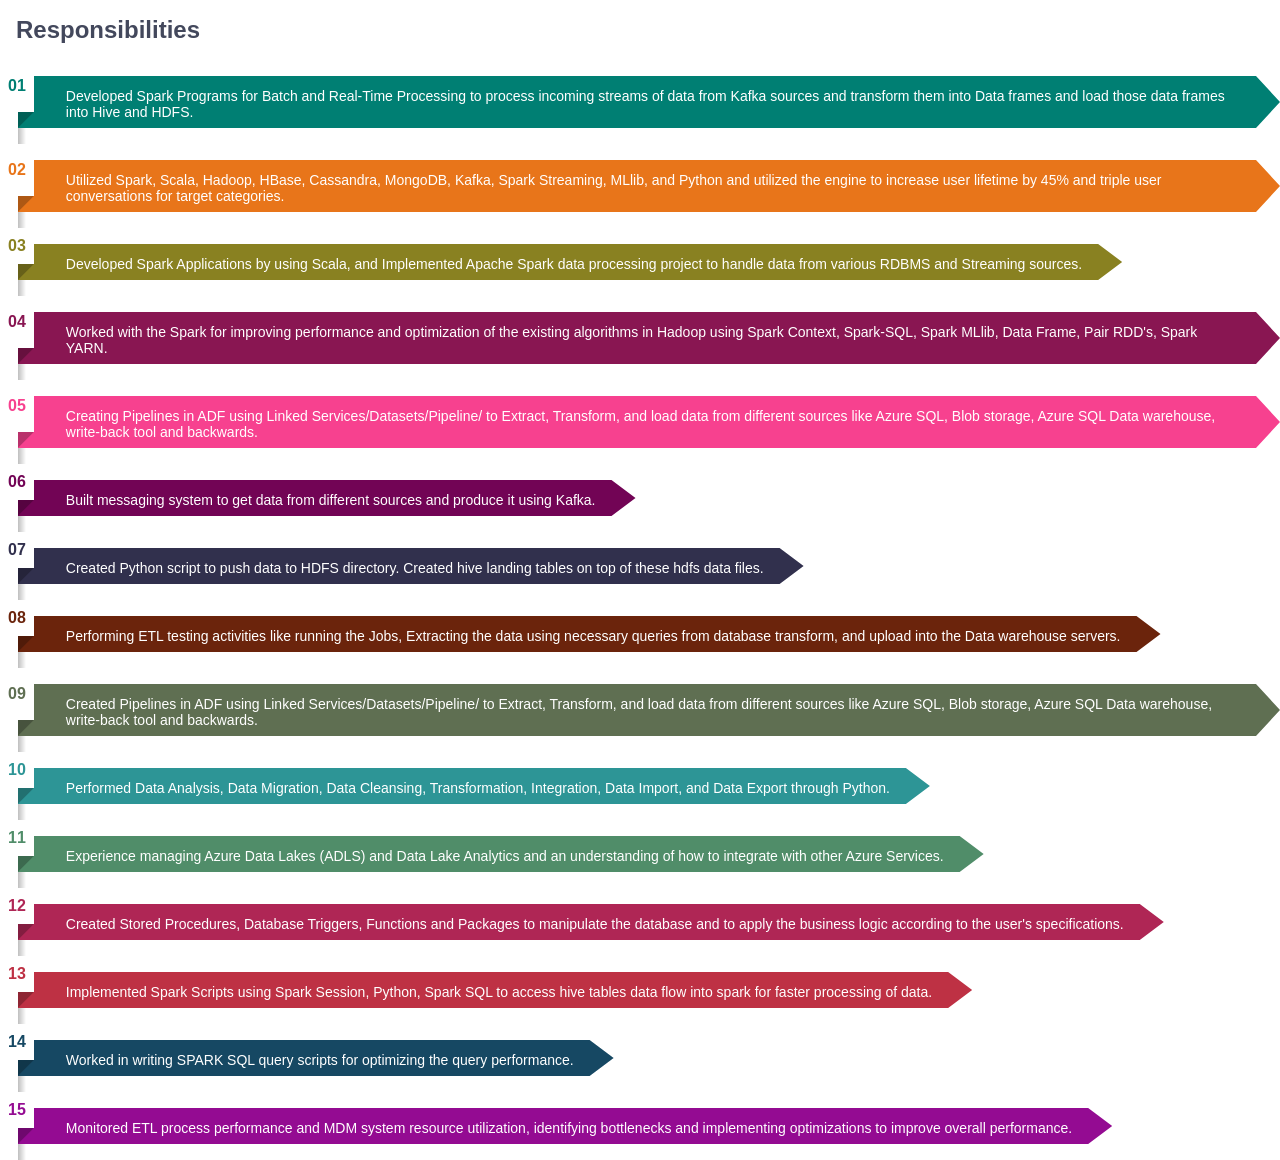
<file: accenture_project_details.html>
<!DOCTYPE html>
<html lang="en">
<head>
    <meta charset="UTF-8">
    <meta name="viewport" content="width=device-width, initial-scale=1.0">
    <title>Document</title>
    <!--style.css-->
	<link rel="stylesheet" href="assets/css/style.css">
</head>
<body>
    <h1 class="project-details-heading">Responsibilities</h1>
    <ol class="olcards">
		<li style="--cardColor:#007F73">
			<div class="content">
				<div class="text">Developed Spark Programs for Batch and Real-Time Processing to process incoming streams of data from Kafka sources and transform them into Data frames and load those data frames into Hive and HDFS.</div>
			</div>
		</li>
		<li style="--cardColor:#E8751A">
			<div class="content">
				<div class="text">Utilized Spark, Scala, Hadoop, HBase, Cassandra, MongoDB, Kafka, Spark Streaming, MLlib, and Python and utilized the engine to increase user lifetime by 45% and triple user conversations for target categories.</div>
			</div>
		</li>
		<li style="--cardColor:#898121">
			<div class="content">
				<div class="text">Developed Spark Applications by using Scala, and Implemented Apache Spark data processing project to handle data from various RDBMS and Streaming sources.</div>
			</div>
		</li>
		<li style="--cardColor:#891652">
			<div class="content">
				<div class="text">Worked with the Spark for improving performance and optimization of the existing algorithms in Hadoop using Spark Context, Spark-SQL, Spark MLlib, Data Frame, Pair RDD's, Spark YARN.</div>
			</div>
		</li>
        <li style="--cardColor:#F7418F">
			<div class="content">
				<div class="text">Creating Pipelines in ADF using Linked Services/Datasets/Pipeline/ to Extract, Transform, and load data from different sources like Azure SQL, Blob storage, Azure SQL Data warehouse, write-back tool and backwards.</div>
			</div>
		</li>
        <li style="--cardColor:#720455">
			<div class="content">
				<div class="text">Built messaging system to get data from different sources and produce it using Kafka.</div>
			</div>
		</li>
        <li style="--cardColor:#31304D">
			<div class="content">
				<div class="text">Created Python script to push data to HDFS directory. Created hive landing tables on top of these hdfs data files.</div>
			</div>
		</li>
        <li style="--cardColor:#6B240C">
			<div class="content">
				<div class="text">Performing ETL testing activities like running the Jobs, Extracting the data using necessary queries from database transform, and upload into the Data warehouse servers.</div>
			</div>
		</li>
        <li style="--cardColor:#5F6F52">
			<div class="content">
				<div class="text">Created Pipelines in ADF using Linked Services/Datasets/Pipeline/ to Extract, Transform, and load data from different sources like Azure SQL, Blob storage, Azure SQL Data warehouse, write-back tool and backwards.</div>
			</div>
		</li>
        <li style="--cardColor:#2D9596">
			<div class="content">
				<div class="text">Performed Data Analysis, Data Migration, Data Cleansing, Transformation, Integration, Data Import, and Data Export through Python.</div>
			</div>
		</li>
        <li style="--cardColor:#508D69">
			<div class="content">
				<div class="text">Experience managing Azure Data Lakes (ADLS) and Data Lake Analytics and an understanding of how to integrate with other Azure Services.</div>
			</div>
		</li>
        <li style="--cardColor:#AF2655">
			<div class="content">
				<div class="text">Created Stored Procedures, Database Triggers, Functions and Packages to manipulate the database and to apply the business logic according to the user's specifications.</div>
			</div>
		</li>
        <li style="--cardColor:#BE3144">
			<div class="content">
				<div class="text">Implemented Spark Scripts using Spark Session, Python, Spark SQL to access hive tables data flow into spark for faster processing of data.</div>
			</div>
		</li>
        <li style="--cardColor:#164863">
			<div class="content">
				<div class="text">Worked in writing SPARK SQL query scripts for optimizing the query performance.</div>
			</div>
		</li>
        <li style="--cardColor:#940B92">
			<div class="content">
				<div class="text">Monitored ETL process performance and MDM system resource utilization, identifying bottlenecks and implementing optimizations to improve overall performance.</div>
			</div>
		</li>
	</ol>
</body>
</html>
</file>
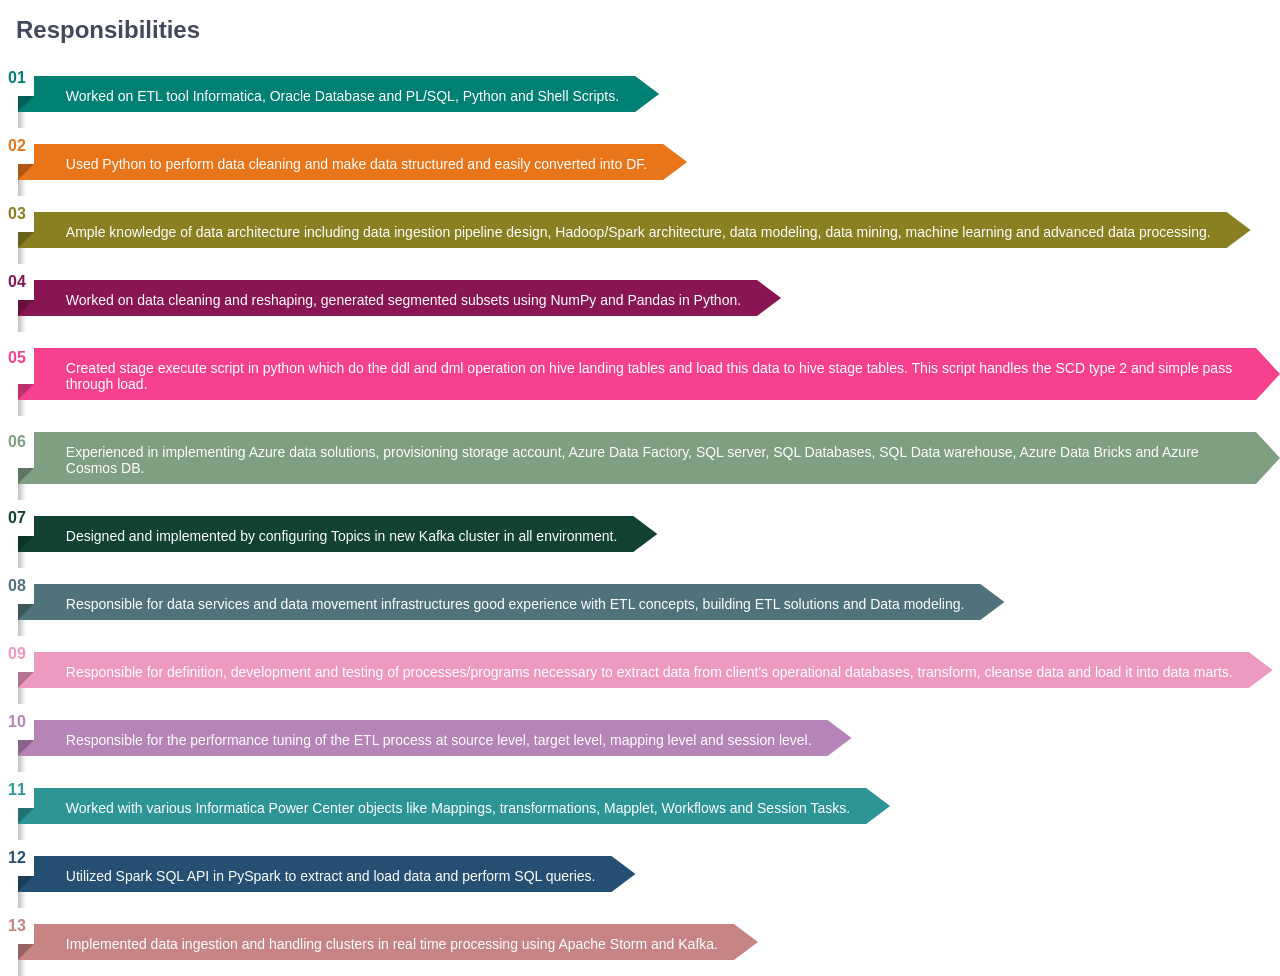
<file: compnova_project_details.html>
<!DOCTYPE html>
<html lang="en">
<head>
    <meta charset="UTF-8">
    <meta name="viewport" content="width=device-width, initial-scale=1.0">
    <title>Document</title>
    <!--style.css-->
	<link rel="stylesheet" href="assets/css/style.css">
</head>
<body>
    <h1 class="project-details-heading">Responsibilities</h1>
    <ol class="olcards">
		<li style="--cardColor:#007F73">
			<div class="content">
				<div class="text">Worked on ETL tool Informatica, Oracle Database and PL/SQL, Python and Shell Scripts.</div>
			</div>
		</li>
		<li style="--cardColor:#E8751A">
			<div class="content">
				<div class="text">Used Python to perform data cleaning and make data structured and easily converted into DF.</div>
			</div>
		</li>
		<li style="--cardColor:#898121">
			<div class="content">
				<div class="text">Ample knowledge of data architecture including data ingestion pipeline design, Hadoop/Spark architecture, data modeling, data mining, machine learning and advanced data processing.</div>
			</div>
		</li>
		<li style="--cardColor:#891652">
			<div class="content">
				<div class="text">Worked on data cleaning and reshaping, generated segmented subsets using NumPy and Pandas in Python.</div>
			</div>
		</li>
        <li style="--cardColor:#F7418F">
			<div class="content">
				<div class="text">Created stage execute script in python which do the ddl and dml operation on hive landing tables and load this data to hive stage tables. This script handles the SCD type 2 and simple pass through load.</div>
			</div>
		</li>
        <li style="--cardColor:#7F9F80">
			<div class="content">
				<div class="text">Experienced in implementing Azure data solutions, provisioning storage account, Azure Data Factory, SQL server, SQL Databases, SQL Data warehouse, Azure Data Bricks and Azure Cosmos DB.</div>
			</div>
		</li>
        <li style="--cardColor:#114232">
			<div class="content">
				<div class="text">Designed and implemented by configuring Topics in new Kafka cluster in all environment.</div>
			</div>
		</li>
        <li style="--cardColor:#50727B">
			<div class="content">
				<div class="text">Responsible for data services and data movement infrastructures good experience with ETL concepts, building ETL solutions and Data modeling.</div>
			</div>
		</li>
        <li style="--cardColor:#EE99C2">
			<div class="content">
				<div class="text">Responsible for definition, development and testing of processes/programs necessary to extract data from client's operational databases, transform, cleanse data and load it into data marts.</div>
			</div>
		</li>
        <li style="--cardColor:#B784B7">
			<div class="content">
				<div class="text">Responsible for the performance tuning of the ETL process at source level, target level, mapping level and session level.</div>
			</div>
		</li>
        <li style="--cardColor:#2D9596">
			<div class="content">
				<div class="text">Worked with various Informatica Power Center objects like Mappings, transformations, Mapplet, Workflows and Session Tasks.</div>
			</div>
		</li>
        <li style="--cardColor:#265073">
			<div class="content">
				<div class="text">Utilized Spark SQL API in PySpark to extract and load data and perform SQL queries.</div>
			</div>
		</li>
        <li style="--cardColor:#C68484">
			<div class="content">
				<div class="text">Implemented data ingestion and handling clusters in real time processing using Apache Storm and Kafka.</div>
			</div>
		</li>
	</ol>
</body>
</html>
</file>
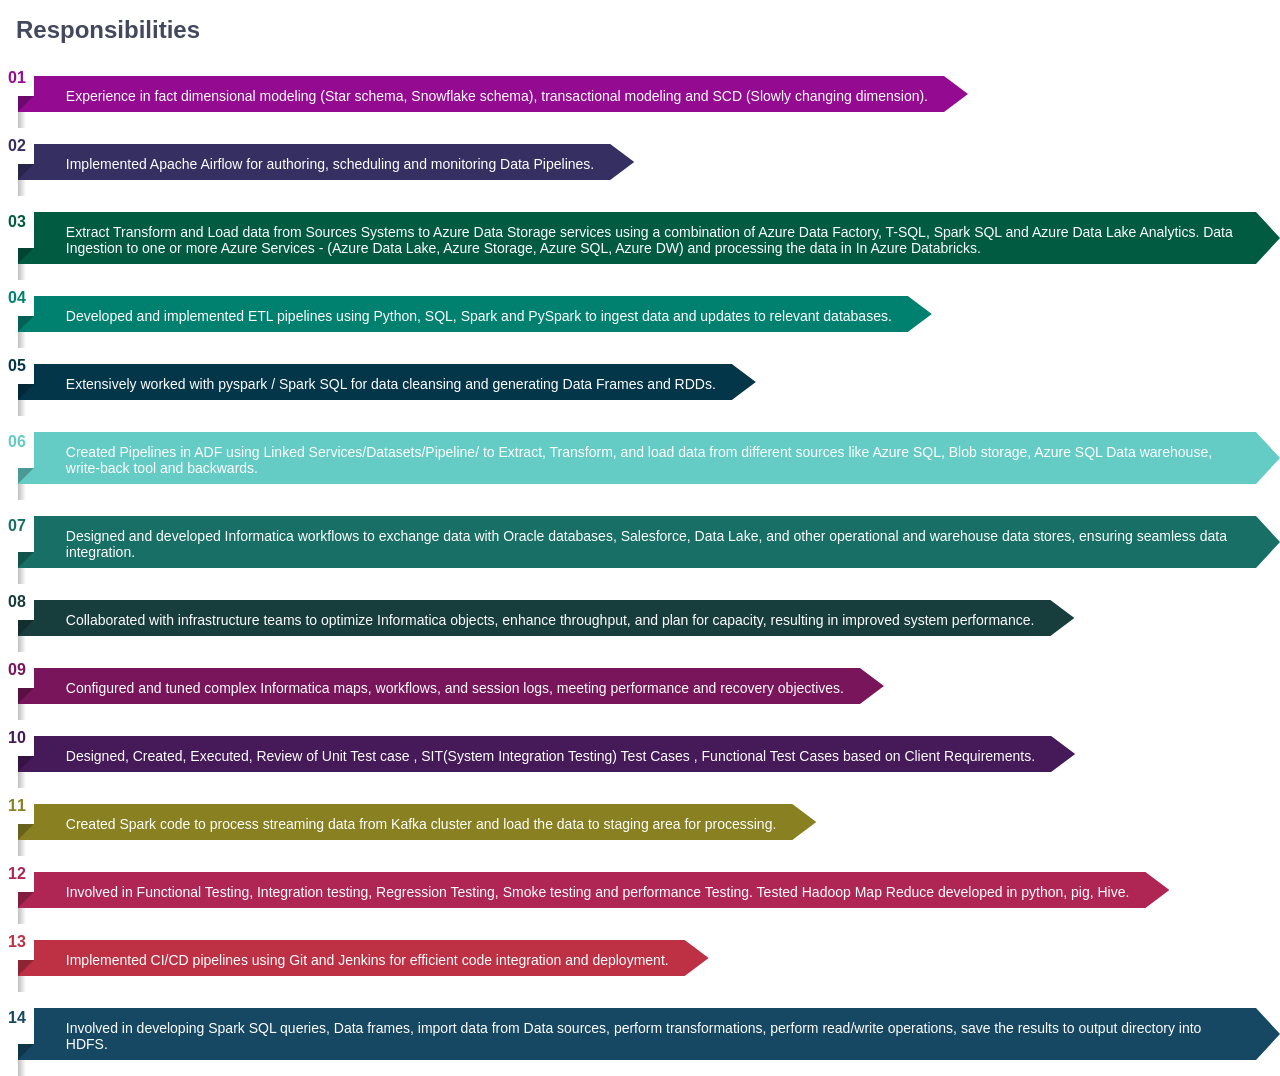
<file: khemas_project_details.html>
<!DOCTYPE html>
<html lang="en">
<head>
    <meta charset="UTF-8">
    <meta name="viewport" content="width=device-width, initial-scale=1.0">
    <title>Document</title>
    <!--style.css-->
	<link rel="stylesheet" href="assets/css/style.css">
</head>
<body>
    <h1 class="project-details-heading">Responsibilities</h1>
    <ol class="olcards">
		<li style="--cardColor:#940B92">
			<div class="content">
				<div class="text">Experience in fact dimensional modeling (Star schema, Snowflake schema), transactional modeling and SCD (Slowly changing dimension).</div>
			</div>
		</li>
		<li style="--cardColor:#363062">
			<div class="content">
				<div class="text">Implemented Apache Airflow for authoring, scheduling and monitoring Data Pipelines.</div>
			</div>
		</li>
		<li style="--cardColor:#005B41">
			<div class="content">
				<div class="text">Extract Transform and Load data from Sources Systems to Azure Data Storage services using a combination of Azure Data Factory, T-SQL, Spark SQL and Azure Data Lake Analytics. Data Ingestion to one or more Azure Services - (Azure Data Lake, Azure Storage, Azure SQL, Azure DW) and processing the data in In Azure Databricks.</div>
			</div>
		</li>
		<li style="--cardColor:#008170">
			<div class="content">
				<div class="text">Developed and implemented ETL pipelines using Python, SQL, Spark and PySpark to ingest data and updates to relevant databases.</div>
			</div>
		</li>
        <li style="--cardColor:#04364A">
			<div class="content">
				<div class="text">Extensively worked with pyspark / Spark SQL for data cleansing and generating Data Frames and RDDs.</div>
			</div>
		</li>
        <li style="--cardColor:#64CCC5">
			<div class="content">
				<div class="text">Created Pipelines in ADF using Linked Services/Datasets/Pipeline/ to Extract, Transform, and load data from different sources like Azure SQL, Blob storage, Azure SQL Data warehouse, write-back tool and backwards.</div>
			</div>
		</li>
        <li style="--cardColor:#186F65">
			<div class="content">
				<div class="text">Designed and developed Informatica workflows to exchange data with Oracle databases, Salesforce, Data Lake, and other operational and warehouse data stores, ensuring seamless data integration.</div>
			</div>
		</li>
        <li style="--cardColor:#183D3D">
			<div class="content">
				<div class="text">Collaborated with infrastructure teams to optimize Informatica objects, enhance throughput, and plan for capacity, resulting in improved system performance.</div>
			</div>
		</li>
        <li style="--cardColor:#79155B">
			<div class="content">
				<div class="text">Configured and tuned complex Informatica maps, workflows, and session logs, meeting performance and recovery objectives.</div>
			</div>
		</li>
        <li style="--cardColor:#461959">
			<div class="content">
				<div class="text">Designed, Created, Executed, Review of Unit Test case , SIT(System Integration Testing) Test Cases , Functional Test Cases based on Client Requirements.</div>
			</div>
		</li>
        <li style="--cardColor:#898121">
			<div class="content">
				<div class="text">Created Spark code to process streaming data from Kafka cluster and load the data to staging area for processing.</div>
			</div>
		</li>
        <li style="--cardColor:#AF2655">
			<div class="content">
				<div class="text">Involved in Functional Testing, Integration testing, Regression Testing, Smoke testing and performance Testing. Tested Hadoop Map Reduce developed in python, pig, Hive.</div>
			</div>
		</li>
        <li style="--cardColor:#BE3144">
			<div class="content">
				<div class="text">Implemented CI/CD pipelines using Git and Jenkins for efficient code integration and deployment.</div>
			</div>
		</li>
        <li style="--cardColor:#164863">
			<div class="content">
				<div class="text">Involved in developing Spark SQL queries, Data frames, import data from Data sources, perform transformations, perform read/write operations, save the results to output directory into HDFS.</div>
			</div>
		</li>
	</ol>
</body>
</html>
</file>
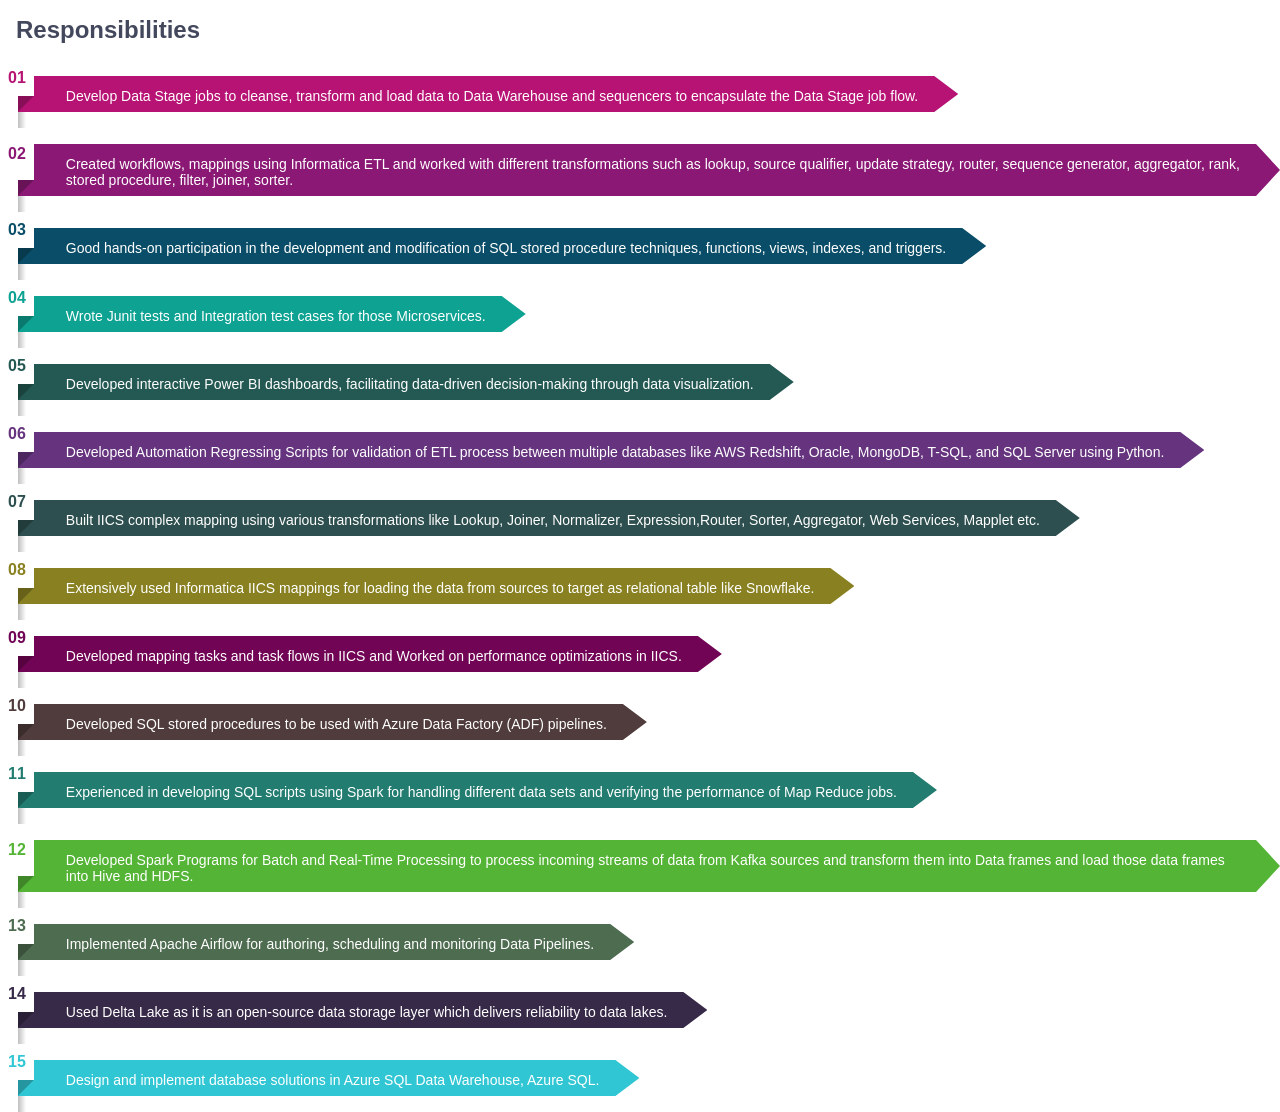
<file: texas_state_project_details.html>
<!DOCTYPE html>
<html lang="en">
<head>
    <meta charset="UTF-8">
    <meta name="viewport" content="width=device-width, initial-scale=1.0">
    <title>Document</title>
    <!--style.css-->
	<link rel="stylesheet" href="assets/css/style.css">
</head>
<body>
    <h1 class="project-details-heading">Responsibilities</h1>
    <ol class="olcards">
		<li style="--cardColor:#B71375">
			<div class="content">
				<div class="text">Develop Data Stage jobs to cleanse, transform and load data to Data Warehouse and sequencers to encapsulate the Data Stage job flow.</div>
			</div>
		</li>
		<li style="--cardColor:#8B1874">
			<div class="content">
				<div class="text">Created workflows, mappings using Informatica ETL and worked with different transformations such as lookup, source qualifier, update strategy, router, sequence generator, aggregator, rank, stored procedure, filter, joiner, sorter.</div>
			</div>
		</li>
		<li style="--cardColor:#0A4D68">
			<div class="content">
				<div class="text">Good hands-on participation in the development and modification of SQL stored procedure techniques, functions, views, indexes, and triggers.</div>
			</div>
		</li>
		<li style="--cardColor:#0EA293">
			<div class="content">
				<div class="text">Wrote Junit tests and Integration test cases for those Microservices.</div>
			</div>
		</li>
        <li style="--cardColor:#245953">
			<div class="content">
				<div class="text">Developed interactive Power BI dashboards, facilitating data-driven decision-making through data visualization.</div>
			</div>
		</li>
        <li style="--cardColor:#66347F">
			<div class="content">
				<div class="text">Developed Automation Regressing Scripts for validation of ETL process between multiple databases like AWS Redshift, Oracle, MongoDB, T-SQL, and SQL Server using Python.</div>
			</div>
		</li>
        <li style="--cardColor:#2E4F4F">
			<div class="content">
				<div class="text">Built IICS complex mapping using various transformations like Lookup, Joiner, Normalizer, Expression,Router, Sorter, Aggregator, Web Services, Mapplet etc.</div>
			</div>
		</li>
        <li style="--cardColor:#898121">
			<div class="content">
				<div class="text">Extensively used Informatica IICS mappings for loading the data from sources to target as relational table like Snowflake.</div>
			</div>
		</li>
        <li style="--cardColor:#720455">
			<div class="content">
				<div class="text">Developed mapping tasks and task flows in IICS and Worked on performance optimizations in IICS.</div>
			</div>
		</li>
        <li style="--cardColor:#503C3C">
			<div class="content">
				<div class="text">Developed SQL stored procedures to be used with Azure Data Factory (ADF) pipelines.</div>
			</div>
		</li>
        <li style="--cardColor:#227C70">
			<div class="content">
				<div class="text">Experienced in developing SQL scripts using Spark for handling different data sets and verifying the performance of Map Reduce jobs.</div>
			</div>
		</li>
        <li style="--cardColor:#54B435">
			<div class="content">
				<div class="text">Developed Spark Programs for Batch and Real-Time Processing to process incoming streams of data from Kafka sources and transform them into Data frames and load those data frames into Hive and HDFS.</div>
			</div>
		</li>
        <li style="--cardColor:#4E6C50">
			<div class="content">
				<div class="text">Implemented Apache Airflow for authoring, scheduling and monitoring Data Pipelines.</div>
			</div>
		</li>
        <li style="--cardColor:#372948">
			<div class="content">
				<div class="text">Used Delta Lake as it is an open-source data storage layer which delivers reliability to data lakes.</div>
			</div>
		</li>
        <li style="--cardColor:#31C6D4">
			<div class="content">
				<div class="text">Design and implement database solutions in Azure SQL Data Warehouse, Azure SQL.</div>
			</div>
		</li>
	</ol>
</body>
</html>
</file>
<file: assets/css/style.css>
/*==================================
* Author        : "ThemeSine"
* Template Name :  Browny  HTML Template
* Version       : 1.0
==================================== */

/*==================================
font-family: 'Poppins', sans-serif;
==================================== */


/*=========== TABLE OF CONTENTS ===========
1.  General css (Reset code)
2.  Header
3.  Welcome-hero
4.  About me 
5.  Education
6.  Skill
7.  Experience
8.  Profiles
9.  Portfolio
10. Clients
11. Contact

/*-------------------------------------
		1.General css (Reset code)
--------------------------------------*/
* {
    padding: 0;
    margin: 0;
}

* {
    -webkit-box-sizing: border-box;
    -moz-box-sizing: border-box;
    -o-box-sizing: border-box;
    -ms-box-sizing: border-box;
    box-sizing: border-box;
}

body {
    font-family: 'Poppins', sans-serif;
    font-size: 16px;
    color: #676a81;
    background: #fff;
    max-width: 1920px;
    margin: 0 auto;
    overflow-x: hidden;
}

a,
a:hover,
a:active,
a:focus {
    display: inline-block;
    text-decoration: none;
    color: #6a708e;
    font-size: 16px;
    padding: 0;
}

h1,
h2,
h3,
h4,
h5,
h6 {
    margin: 0;
    color: #43485c;
    font-size: 16px;
    font-family: 'Poppins', sans-serif;
    text-transform: capitalize;
}

p {
    margin: 0;
    line-height: 1.8;
    color: #43485c;
    font-size: 14px;
    font-family: 'Poppins', sans-serif;
}

img {
    border: none;
    max-width: 100%;
    height: auto;
}

ul {
    padding: 0;
    margin: 0 auto;
    list-style: none;
}

ul li {
    list-style: none;

}

select,
input,
textarea,
button {
    box-shadow: none;
    outline: 0 !important;
}

button {
    background: transparent;
    border: 0;
}

html,
body {
    height: 100%;
    position: relative;
}

[placeholder]:focus::-webkit-input-placeholder {
    -webkit-transition: opacity 0.3s 0.3s ease;
    -moz-transition: opacity 0.3s 0.3s ease;
    -ms-transition: opacity 0.3s 0.3s ease;
    -o-transition: opacity 0.3s 0.3s ease;
    transition: opacity 0.3s 0.3s ease;
    opacity: 0;
}

.fix {
    position: relative;
    clear: both;
}

/*=============Style css=========*/

/*-------------------------------------
        2. Header
--------------------------------------*/
.top-area {
    position: relative;
    z-index: 9999;
}

@media (min-width: 1024px) {}

nav.navbar.bootsnav.no-background {
    background-color: #fff;
    border: none;
}

nav.navbar.bootsnav {
    background-color: #fff;
    border-bottom: transparent;
    box-shadow: 0 3px 15px rgba(0, 0, 0, .2);
}

/*.navbar-brand*/
.navbar-header a.navbar-brand,
.navbar-header a.navbar-brand:hover,
.navbar-header a.navbar-brand:focus {
    display: inline-block;
    color: #d92cf9;
    font-size: 20px;
    font-weight: 600;
    padding: 33px 0px 57px;
    text-transform: uppercase;
}

/*.navbar-brand*/

/*.nav li*/
nav.navbar.bootsnav ul.nav>li>a {
    font-size: 16px;
    font-weight: 400;
    text-transform: uppercase;
    -webkit-transition: 0.3s linear;
    -moz-transition: 0.3s linear;
    -ms-transition: 0.3s linear;
    -o-transition: 0.3s linear;
    transition: 0.3s linear;
}

nav.navbar.bootsnav ul.nav>li>a {
    padding: 35px 20px;
}

nav.navbar.bootsnav ul.nav>li>a:hover,
nav.navbar.bootsnav ul.nav>li>a:focus,
nav.navbar.bootsnav ul.nav>li.active>a {
    color: #d92cf9;
}

nav.navbar.bootsnav ul.nav>li.dropdown>a.dropdown-toggle:after {
    content: "";
}

nav.navbar.bootsnav ul.nav>li.dropdown span {
    font-size: 8px;
    margin-left: 15px;
}

.sticky-wrapper.is-sticky nav.navbar.bootsnav ul.nav>li>a {
    color: #6a708e;
}

.sticky-wrapper.is-sticky nav.navbar.bootsnav ul.nav>li>a:hover,
.sticky-wrapper.is-sticky nav.navbar.bootsnav ul.nav>li>a:focus,
.sticky-wrapper.is-sticky nav.navbar.bootsnav ul.nav>li.active>a {
    color: #d92cf9;
}

/*.nav li*/



/*.menu-ui-design*/
.menu-ui-design {
    overflow-y: scroll;
    height: 350px;
}

.menu-ui-design::-webkit-scrollbar {
    width: 5px;
}

.menu-ui-design::-webkit-scrollbar-track {
    -webkit-box-shadow: inset 0 0 8px #000;
}

.menu-ui-design::-webkit-scrollbar-thumb {
    background-color: #d92cf9;
}

/*.menu-ui-design*/



/*.navbar-toggle */
nav.navbar.bootsnav .navbar-toggle {
    position: relative;
    background-color: transparent;
    border: 1px solid #d92cf9;
    padding: 10px;
    top: 0;
}

nav.navbar.bootsnav .navbar-toggle i {
    color: #d92cf9;
}

/*.navbar-toggle */



/*-------------------------------------
        3.  Welcome-hero
--------------------------------------*/
.welcome-hero {
    display: flex;
    align-items: center;
    justify-content: center;
    position: relative;
    background: url(../images/yasaswini-bg.jpg)no-repeat;
    background-size: cover;
    background-position: center;
    height: 890px;
}

.welcome-hero:before {
    position: absolute;
    content: " ";
    top: 0;
    left: 0;
    background: rgba(31, 44, 108, .65);
    width: 100%;
    height: 100%;
}

/*.header-text-area*/
.header-text h2 {
    color: #fff;
    font-size: 54px;
    font-weight: 700;
    text-transform: uppercase;
    line-height: 1.5;
}

.header-text h2 span {
    color: #d92cf9;
}

.header-text p {
    color: #fff;
    font-size: 20px;
    font-weight: 300;
    text-transform: uppercase;
    margin: 30px 0 60px;
    letter-spacing: 1px;
}

.header-text a {
    width: 200px;
    height: 60px;
    line-height: 60px;
    border-radius: 3px;
    text-transform: capitalize;
    color: #fff;
    background: #b636ff;
    border: 1px solid #b636ff;
    box-shadow: 0 5px 20px rgba(0, 0, 0, .2);
    -webkit-transition: 0.3s linear;
    -moz-transition: 0.3s linear;
    -ms-transition: 0.3s linear;
    -o-transition: 0.3s linear;
    transition: 0.3s linear;
}

.header-text a:hover {
    box-shadow: 0 5px 20px rgba(0, 0, 0, .4);
    background: #9f00ff;
    border: 1px solid #9f00ff;
}

/*.header-text-area*/

/*-------------------------------------
        4.  About
--------------------------------------*/
.about {
    padding: 50px 0 100px;
}

.about-content {
    padding-top: 100px;
}

/*.single-about-txt*/
.single-about-txt h3 {
    font-size: 18px;
    color: #3c4258;
    text-transform: initial;
    line-height: 1.8;
}

.single-about-txt p {
    font-size: 16px;
    /* color: #999fb3; */
    /* padding: 35px 0 43px; */
    /* border-bottom: 1px solid #999fb3; */
}

.single-about-add-info {
    margin: 35px 0;
}

.single-about-add-info h3 {
    color: #636a82;
    font-size: 16px;
    text-transform: capitalize;
}

.single-about-add-info p {
    font-weight: 300;
    border: 0;
    padding: 0;
    margin-top: 3px;
}

/*.single-about-txt*/

/*.single-about-img */
.single-about-img {
    position: relative;
    box-shadow: 0 5px 20px rgba(14, 25, 80, .30);
}

.single-about-img:before {
    position: absolute;
    content: " ";
    top: 0;
    left: 0;
    width: 109%;
    height: 100%;
    background: rgba(31, 44, 108, .3);
}

.single-about-img img {
    max-width: 500px;
    /* height: 468px; */
}

.about-list-icon {
    display: flex;
    justify-content: center;
    align-items: center;
    position: absolute;
    bottom: 0;
    left: 0;
    width: 109%;
    height: 90px;
    background: #1f2c6c;
}

/*.ab-list-icon */
.about-list-icon ul {
    display: flex;
}

.about-list-icon ul li a {
    padding-right: 22px;
    cursor: pointer;
    color: #fff;
}

.about-list-icon ul li a {
    cursor: pointer;
}

.about-list-icon ul li a i {
    margin-left: 6px;
}

.linkedin {
    background: transparent;
    position: relative;
    padding: 5px 15px;
    display: flex;
    align-items: center;
    font-size: 17px;
    font-weight: 600;
    text-decoration: none;
    cursor: pointer;
    border: 1px solid #fff;
    border-radius: 25px;
    outline: none;
    overflow: hidden;
    color: #fff;
    transition: color 0.3s 0.1s ease-out;
    text-align: center;
}

.linkedin span {
    margin: 10px;
    padding-top: 5px;
}

.linkedin::before {
    position: absolute;
    top: 0;
    left: 0;
    right: 0;
    bottom: 0;
    margin: auto;
    content: "";
    border-radius: 50%;
    display: block;
    width: 20em;
    height: 20em;
    left: -5em;
    text-align: center;
    transition: box-shadow 0.5s ease-out;
    z-index: -1;
}

.linkedin:hover {
    color: #fff;
    border: 1px solid #fff;
}

.linkedin:hover::before {
    box-shadow: inset 0 0 0 10em #fff;
}

/*.ab-list-icon */

/*.single-about-img */

/*-------------------------------------
        5.  Education
--------------------------------------*/

.education {
    background: #f9fbfd;
    padding-top: 50px;
}

.education-horizontal-timeline {
    padding: 80px 0;
}

/*.education-horizontal-timeline*/
.education-horizontal-timeline .col-sm-4 {
    padding: 0 2px;
}

.single-horizontal-timeline .experience-time h3 {
    text-transform: capitalize;
}

.single-horizontal-timeline .experience-time h3 span {
    text-transform: lowercase;
}

.single-horizontal-timeline .timeline-content h5 {
    margin: 15px 0;
}

.single-horizontal-timeline p {
    color: #999fb3;
}

/*.timeline-horizontal-border*/
.timeline-horizontal-border {
    display: flex;
    align-items: center;
    padding: 26px 0 30px;
}

.timeline-horizontal-border i {
    font-size: 10px;
    color: #d92cf9;
    margin-right: 5px;
}

span.single-timeline-horizontal {
    display: inline-block;
    background: #b2c1ce;
    height: 1px;
    width: 380px;
}

span.single-timeline-horizontal.spacial-horizontal-line {
    width: 88px;
}

/*.timeline-horizontal-border*/

/*.education-horizontal-timeline*/

/*-------------------------------------
        6.  Skills
--------------------------------------*/
.skills {}

.skill-content {
    padding: 50px 0 80px;
}

.single-skill-content {
    padding-top: 100px;
}

.section-heading h2 {
    font-size: 24px;
    font-weight: 600;
    text-transform: uppercase;
    padding-bottom: 50px;
    border-bottom: 1px solid #e5ebf2;
}

.single-progress-txt {
    display: flex;
}

.single-progress-txt h3 {
    width: 10%;
    color: #a606c3;
    position: relative;
    top: 6px;
    left: 20px;
}

.barWrapper {
    font-weight: 400;
    font-size: 16px;
    text-transform: uppercase;
}

.progress {
    border-radius: 3px;
    overflow: visible;
    background: #e6ecf3;
    height: 8px;
    margin-top: 15px;
    width: 85%;
    margin-bottom: 37px;
}

.progress-bar {
    background: #b636ff;
    border-radius: 3px;
    -webkit-transition: width 1.5s ease-in-out;
    -ms-transition: width 1.5s ease-in-out;
    -moz-transition: width 1.5s ease-in-out;
    -o-transition: width 1.5s ease-in-out;
    transition: width 1.5s ease-in-out;
}

.tooltip {
    position: relative;
    float: right;
}

.tooltip>.tooltip-inner {
    background-color: transparent;
    padding: 1px 5px;
    color: #b636ff;
    font-weight: 500;
    font-size: 12px;
    border-radius: 0;
}

.popOver+.tooltip>.tooltip-arrow {
    border-left: 6px solid transparent;
    border-right: 6px solid transparent;
    border-top: 6px solid #fff;
    bottom: -1px;
    transform: translateX(-50%);
    margin-left: 0;
}

/*-------------------------------------
        7. Experience
-------------------------------------*/
.experience {
    padding: 50px 0 100px;
    border-top: 1px solid #e5ebf2;
}

.experience-content {
    padding-top: 100px;
}

.single-timeline-box {
    margin-bottom: 75px;
}

/*experience-time*/
.experience-time {
    position: relative;
}

.experience-time h2 {
    font-weight: 400;
}

.experience-time h3 {
    font-size: 16px;
    font-weight: 300;
    color: #636a82;
    margin-top: 14px;
    text-transform: uppercase;
}

/*experience-time*/

/*main-timeline*/
.main-timeline {
    position: relative;
}

.main-timeline:before {
    content: "";
    width: 2px;
    height: 98%;
    background: #b2c1ce;
    position: absolute;
    top: 1.5%;
    left: 45.8%;
    z-index: -1;
}

.main-timeline .timeline {
    position: relative;
}

.timeline-content span>i,
.experience-time span>i {
    color: #d92cf9;
    position: absolute;
    font-size: 10px;
    left: -14.5%;
    z-index: 1;
}

.timeline-content h4.title {
    font-size: 16px;
    font-weight: 400;
    text-transform: uppercase;
}

.timeline-content h5 {
    color: #636a82;
    font-size: 14px;
    font-weight: 300;
    margin: 18px 0 20px;
}

.main-timeline .description {
    font-size: 14px;
    color: #999fb3;
}

.main-timeline .timeline-content.right {
    float: right;
    text-align: left;
}

.timeline-single-before:before {
    content: '';
    top: 57px;
    left: -3px;
    position: absolute;
    width: 100%;
    height: 400px;
    border-left: 15px solid #fff;
}

.experience-time-responsive {
    display: none;
}

/*-------------------------------------
        8. Profiles
--------------------------------------*/
.profiles,
.testimonials {
    padding: 50px 0 100px;
    border: 1px solid #e5ebf2;
}

.profiles-content {
    padding-top: 100px;
}

.profiles-content .col-sm-3 {
    padding: 0;
}

.profile-txt {
    display: flex;
    align-items: center;
    flex-direction: column;
    padding: 12px;
}

.single-profile {
    position: relative;
    height: 250px;
    display: flex;
    justify-content: center;
    align-items: center;
    border-right: 1px solid #b2c1ce;
    overflow: hidden;
    -webkit-transition: background 0.5s linear;
    -moz-transition: background 0.5s linear;
    -ms-transition: background 0.5s linear;
    -o-transition: background 0.5s linear;
    transition: background 0.5s linear;
}

.profile-icon-name {
    text-transform: capitalize;
    color: #636a82;
    font-size: 16px;
}

.single-profile.profile-no-border {
    border-right: transparent;
}

.profile-border {
    border-bottom: 1px solid #b2c1ce;
}

.single-profile-overlay {
    display: flex;
    align-items: center;
    text-transform: capitalize;
    justify-content: center;
    position: absolute;
    top: 0;
    left: 0;
    content: " ";
    width: 100%;
    height: 100%;
    background: #d92cf9;
    background: -moz-linear-gradient(left, #d92cf9 0%, #b636ff 100%);
    background: -webkit-linear-gradient(left, #d92cf9 0%, #b636ff 100%);
    background: linear-gradient(to right, #d92cf9 0%, #b636ff 100%);
    filter: progid:DXImageTransform.Microsoft.gradient(startColorstr='#d92cf9', endColorstr='#b636ff', GradientType=1);
    -webkit-transform: scale(0);
    -moz-transform: scale(0);
    -ms-transform: scale(0);
    -o-transform: scale(0);
    transform: scale(0);
    -webkit-transition: .5s;
    -moz-transition: .5s;
    -ms-transition: .5s;
    -o-transition: .5s;
    transition: .5s;
}

.single-profile:hover .single-profile-overlay {
    -webkit-transform: scale(1);
    -moz-transform: scale(1);
    -ms-transform: scale(1);
    -o-transform: scale(1);
    transform: scale(1);
    top: 0;
}

.single-profile:hover .profile-icon-name,
.single-profile:hover .profile-txt a>i {
    color: #fff;
}

.single-profile:hover .profile-border {
    border: transparent;
}

.service-logo {
    width: 48px;
    height: 48px;
}

/*-------------------------------------
        9. Portfolio
--------------------------------------*/
.portfolio {
    padding: 50px 0 100px;
    border: 1px solid #e5ebf2;
}

.portfolio-content {
    padding-top: 100px;
}

/* ---- .item ---- */
.isotope:after {
    content: '';
    display: block;
    clear: both;
}

.isotope .item {
    position: relative;
    overflow: hidden;
    margin-bottom: 30px;
}

/*.item img*/
.isotope .item img {
    width: 100%;
    height: 100%;
    -webkit-transition: .5s;
    -moz-transition: .5s;
    -ms-transition: .5s;
    -o-transition: .5s;
    transition: .5s;
    aspect-ratio: 3/2;
    object-fit: contain;
}

/*.item img*/

/*.isotope-overlay*/
.isotope-overlay {
    position: absolute;
    height: 100%;
    width: 100%;
    background: rgba(31, 44, 108, .5);
    display: flex;
    align-items: center;
    text-transform: uppercase;
    justify-content: center;
    flex-direction: row;
    -webkit-transform: scale(0);
    -moz-transform: scale(0);
    -ms-transform: scale(0);
    -o-transform: scale(0);
    transform: scale(0);
    -webkit-transition: .5s;
    -moz-transition: .5s;
    -ms-transition: .5s;
    -o-transition: .5s;
    transition: .5s;
}

.isotope-overlay a {
    display: inline-block;
    color: #fff;
    font-size: 14px;
    text-align: center;
}

.isotope .item:hover .isotope-overlay {
    -webkit-transform: scale(1);
    -moz-transform: scale(1);
    -ms-transform: scale(1);
    -o-transform: scale(1);
    transform: scale(1);
    top: 0;
}

/*.isotope-overlay*/

/*-------------------------------------
        10. Clients
--------------------------------------*/
.clients {
    padding-top: 50px;
}

.clients-area {
    display: flex;
    align-items: center;
    height: 250px;
}

.clients-area .item {
    padding: 0 25px;
}

.clients .clients-area .owl-carousel .owl-item img {
    display: block;
    width: 100%;
    height: auto;
    border-radius: 0;
}

/*-------------------------------------
        11. Contact
--------------------------------------*/
.contact {
    background: #f9fbfd;
    padding: 50px 0 100px;
}

.single-contact-box {
    padding-top: 100px;
}

.contact-form .form-group {
    margin-bottom: 20px;

}

.contact-form .form-control {
    padding: 25px;
    font-size: 14px;
    border: 1px solid #fff;
    border-radius: 0px;
    box-shadow: none;
    outline: 0 !important;
    background: #fff;
    color: #636a82;
    resize: none;
}

/*--contct button--*/
.contact-form .single-contact-btn {
    display: flex;
    align-items: center;
    justify-content: center;
    height: 50px;
    text-transform: capitalize;
    margin-top: 3px;
    background: #b636ff;
    border: 1px solid #b636ff;
    cursor: pointer;
    box-shadow: 0 5px 20px rgba(0, 0, 0, .2);
    -webkit-transition: .5s;
    -moz-transition: .5s;
    -ms-transition: .5s;
    -o-transition: .5s;
    transition: .5s;
}

.contact-form .single-contact-btn .contact-btn,
.contact-form .single-contact-btn .contact-btn:focus {
    margin-top: 0px;
    outline: 0 !important;
    border: 0;
    color: #fff;
    border-radius: 0px;
    font-size: 14px;
    -webkit-transition: .5s;
    -moz-transition: .5s;
    -ms-transition: .5s;
    -o-transition: .5s;
    transition: .5s;

}

.single-contact-btn:hover {
    background: #9f00ff;
    border: 1px solid #9f00ff;
    box-shadow: 0 5px 20px rgba(0, 0, 0, .2);
}

/*--contct button--*/

/* contact-adress */
.contact-add-head h3 {
    font-size: 24px;
    color: #3c4258;
}

.contact-add-head p {
    font-size: 16px;
    text-transform: capitalize;
    color: #636a82;
    font-weight: 300;
    margin-top: 6px;
}

/* contact-adress */

/*.contact-add-info */
.contact-add-info {
    margin: 42px 0 52px;
}

.single-contact-add-info h3 {
    color: #636a82;
    font-weight: 500;
}

.single-contact-add-info p {
    color: #999fb3;
    font-size: 16px;
    margin-top: 18px;
}

.single-contact-add-info {
    margin-bottom: 26px;
}

/*.contact-add-info */

/*hm-foot-icon*/
.hm-foot-icon {}

.hm-foot-icon ul li {
    float: left;
}

.hm-foot-icon ul li>a {
    color: #636a82;
    margin-right: 18px;
    -webkit-transition: .3s;
    -moz-transition: .3s;
    -ms-transition: .3s;
    -o-transition: .3s;
    transition: .3s;
}

.hm-foot-icon ul li>a:hover {
    color: #b636ff;
}

/*hm-foot-icon*/

.hm-footer-copyright p {
    color: #888ea5;
    text-transform: capitalize;
    padding: 38px 0;
}

.hm-footer-copyright p a {
    color: #888ea5;
}

/*===============================
    Scroll Top
===============================*/
#scroll-Top .return-to-top {
    position: fixed;
    right: 30px;
    bottom: 30px;
    display: none;
    width: 40px;
    line-height: 40px;
    height: 40px;
    text-align: center;
    font-size: 20px;
    cursor: pointer;
    color: #fff;
    background: #b636ff;
    border: 1px solid #b636ff;
    border-radius: 50%;
    -webkit-transition: .5s;
    -moz-transition: .5s;
    -ms-transition: .5s;
    -o-transition: .5s;
    transition: .5s;
    z-index: 2;
}

#scroll-Top .return-to-top:hover {
    background: #fff;
    color: #b636ff;
    border: 1px solid #b636ff;
}

#scroll-Top .return-to-top i {
    position: relative;
    bottom: 0;

}

#scroll-Top .return-to-top i {
    position: relative;
    animation-name: example;
    animation-direction: alternate;
    animation-iteration-count: infinite;
    animation-duration: 1s;
}

@keyframes example {
    0% {
        bottom: 0px;
    }

    100% {
        bottom: 7px;
    }
}

/*==================================================
    Project Details Styling
====================================================
*/
.olcards,
.olcards * {
    margin: 0;
    padding: 0;
    box-sizing: border-box;
}

.olcards {
    list-style: none;
    counter-reset: cardCount;
    font-family: sans-serif;
    display: flex;
    flex-direction: column;
    --cardsGap: 1rem;
    gap: var(--cardsGap);
    padding-bottom: var(--cardsGap);
}

.olcards li {
    counter-increment: cardCount;
    display: flex;
    color: white;
    --labelOffset: 1rem;
    --arrowClipSize: 1.5rem;
    margin-top: var(--labelOffset);
}

.olcards li::before {
    content: counter(cardCount, decimal-leading-zero);
    background: white;
    color: var(--cardColor);
    font-size: 16px;
    font-weight: 700;
    transform: translateY(calc(-1 * var(--labelOffset)));
    margin-right: calc(-1 * var(--labelOffset));
    z-index: 1;
    display: flex;
    justify-content: center;
    align-items: center;
    padding-inline: 0.5em;
}

.olcards li .content {
    background-color: var(--cardColor);
    --inlinePadding: 1em;
    --boxPadding: 0.5em;
    display: grid;
    padding: var(--boxPadding) calc(var(--inlinePadding) + var(--arrowClipSize)) var(--boxPadding) calc(var(--inlinePadding) + var(--labelOffset));
    grid-template-areas:
        "icon title"
        "icon text";
    gap: 0.25em 1em;
    clip-path: polygon(0 0,
            calc(100% - var(--arrowClipSize)) 0,
            100% 50%,
            calc(100% - var(--arrowClipSize)) 100%,
            calc(100% - var(--arrowClipSize)) calc(100% + var(--cardsGap)),
            0 calc(100% + var(--cardsGap)));
    position: relative;
}

.olcards li .content::before {
    content: "";
    position: absolute;
    width: var(--labelOffset);
    height: var(--labelOffset);
    background: var(--cardColor);
    left: 0;
    bottom: 0;
    clip-path: polygon(0 0, 100% 0, 0 100%);
    filter: brightness(0.75);
}

.olcards li .content::after {
    content: "";
    position: absolute;
    height: var(--cardsGap);
    width: var(--cardsGap);
    background: linear-gradient(to right, rgba(0, 0, 0, 0.25), transparent 50%);
    left: 0;
    top: 100%;
}

.olcards li .icon {
    grid-area: icon;
    align-self: center;
    font-size: 2em;
}

.olcards li .content .title {
    grid-area: title;
    font-size: 1.25em;
    /* font-weight: 700; */
}

.olcards li .content .text {
    grid-area: text;
    font-size: 14px;
}

.project-details-heading {
    font-size: 24px;
    padding: 1rem;
}

/*--------------------------------------------------------------
# Open to work
--------------------------------------------------------------*/
.open-to-work {
    background: url("../images/open-to-work.jpg");
    background-size: cover;
    background-repeat: no-repeat;
    background-position: center center;
    color: #fff;
    display: grid;
    place-items: center;
    padding: 32px;
}

.open-to-work__interests {
    display: flex;
    gap: 32px;
    flex-wrap: wrap;
    margin-bottom: 12px;
}

.open-to-work__interests li {
    list-style: none;
}

.open-to-work-action-buttons {
    display: flex;
    gap: 32px;
    flex-wrap: wrap;
}

.hire-me,
.download-cv {
    position: relative;
    display: inline-block;
    cursor: pointer;
    outline: none;
    border: 0;
    vertical-align: middle;
    text-decoration: none;
    background: transparent;
    padding: 0;
    font-size: inherit;
    font-family: inherit;
}

button.learn-more {
    width: 12rem;
    height: auto;
    box-shadow: 10px 10px 20px rgba(0, 0, 0, .05);
    border-radius: 1.5rem;
}

button.learn-more .circle {
    transition: all 0.45s cubic-bezier(0.65, 0, 0.076, 1);
    position: relative;
    display: block;
    margin: 0;
    width: 4rem;
    height: 4rem;
    background: #ffa46f;
    border-radius: 1.625rem;
}

button.learn-more .circle .icon {
    transition: all 0.45s cubic-bezier(0.65, 0, 0.076, 1);
    position: absolute;
    top: 0;
    bottom: 0;
    margin: auto;
    background: #fff;
}

button.learn-more .circle .icon.arrow {
    transition: all 0.45s cubic-bezier(0.65, 0, 0.076, 1);
    left: 1rem;
    width: 1.125rem;
    height: 0.125rem;
    background: none;
}

button.learn-more .circle .icon.arrow::before {
    position: absolute;
    content: "";
    top: -0.29rem;
    right: 0.0625rem;
    width: 0.625rem;
    height: 0.625rem;
    border-top: 0.125rem solid #fff;
    border-right: 0.125rem solid #fff;
    transform: rotate(45deg);
}

button.learn-more .button-text {
    transition: all 0.45s cubic-bezier(0.65, 0, 0.076, 1);
    position: absolute;
    top: 0;
    left: 0;
    right: 0;
    bottom: 0;
    padding: 0.75rem 0;
    margin: 0 0 0 2.5rem;
    color: #fff;
    font-weight: 650;
    line-height: 1.6;
    text-align: center;
}

button:hover .circle {
    width: 100%;
}

button:hover .circle .icon.arrow {
    background: #fff;
    transform: translate(1rem, 0);
}

button:hover .button-text {
    color: #fff;
}

.button {
    text-decoration: none;
    line-height: 1;
    border-radius: 1.5rem;
    overflow: hidden;
    position: relative;
    box-shadow: 10px 10px 20px rgba(0, 0, 0, .05);
    color: #fff;
    border: none;
    cursor: pointer;
}

.button-decor {
    position: absolute;
    inset: 0;
    background-color: var(--clr);
    transform: translateX(-100%);
    transition: transform .3s;
    z-index: 0;
}

.button-content {
    display: flex;
    align-items: center;
    font-weight: 600;
    position: relative;
    overflow: hidden;
}

.button__icon {
    width: 4rem;
    height: 4rem;
    background-color: var(--clr);
    display: grid;
    place-items: center;
}

.button__text {
    display: inline-block;
    transition: color .2s;
    padding: 2px 1.5rem 2px;
    padding-left: .75rem;
    overflow: hidden;
    white-space: nowrap;
    text-overflow: ellipsis;
    max-width: 150px;
}

.button__icon i {
    font-size: 18px;
    color: #fff;
    line-height: 0;
}

.button:hover .button__text {
    color: #fff;
}

.button:hover .button-decor {
    transform: translate(0);
}


/*--------------------------------------------------------------
# Testimonials
--------------------------------------------------------------*/
.testimonials .testimonials-carousel,
.testimonials .testimonials-slider {
    overflow: hidden;
}

.testimonials .testimonial-item {
    box-sizing: content-box;
    text-align: center;
    min-height: 320px;
}

.testimonials .testimonial-item .testimonial-img {
    width: 100%;
    aspect-ratio: 3/2;
    object-fit: contain;
}

.testimonials .testimonial-item h3 {
    font-size: 18px;
    font-weight: bold;
    margin: 10px 0 5px 0;
    color: #111;
}

.testimonials .testimonial-item h4 {
    font-size: 14px;
    color: #999;
    margin: 0;
}

.testimonials .testimonial-item .quote-icon-left,
.testimonials .testimonial-item .quote-icon-right {
    color: #c3e8fa;
    font-size: 26px;
}

.testimonials .testimonial-item .quote-icon-left {
    display: inline-block;
    left: -5px;
    position: relative;
}

.testimonials .testimonial-item .quote-icon-right {
    display: inline-block;
    right: -5px;
    position: relative;
    top: 10px;
}

.testimonials .testimonial-item p {
    font-style: italic;
    margin: 0 15px 15px 15px;
    padding: 20px;
    background: #fff;
    position: relative;
    margin-bottom: 35px;
    border-radius: 6px;
    box-shadow: 0px 2px 15px rgba(0, 0, 0, 0.1);
}

.testimonials .testimonial-item p::after {
    content: "";
    width: 0;
    height: 0;
    border-top: 20px solid #fff;
    border-right: 20px solid transparent;
    border-left: 20px solid transparent;
    position: absolute;
    bottom: -20px;
    left: calc(50% - 20px);
}

.testimonials .swiper-pagination {
    margin-top: 20px;
    position: relative;
}

.testimonials .swiper-pagination .swiper-pagination-bullet {
    width: 12px;
    height: 12px;
    background-color: #fff;
    opacity: 1;
    border: 1px solid #ffa46f;
}

.testimonials .swiper-pagination .swiper-pagination-bullet-active {
    background-color: #ffa46f;
}

/*========================Thank you=================
</file>
